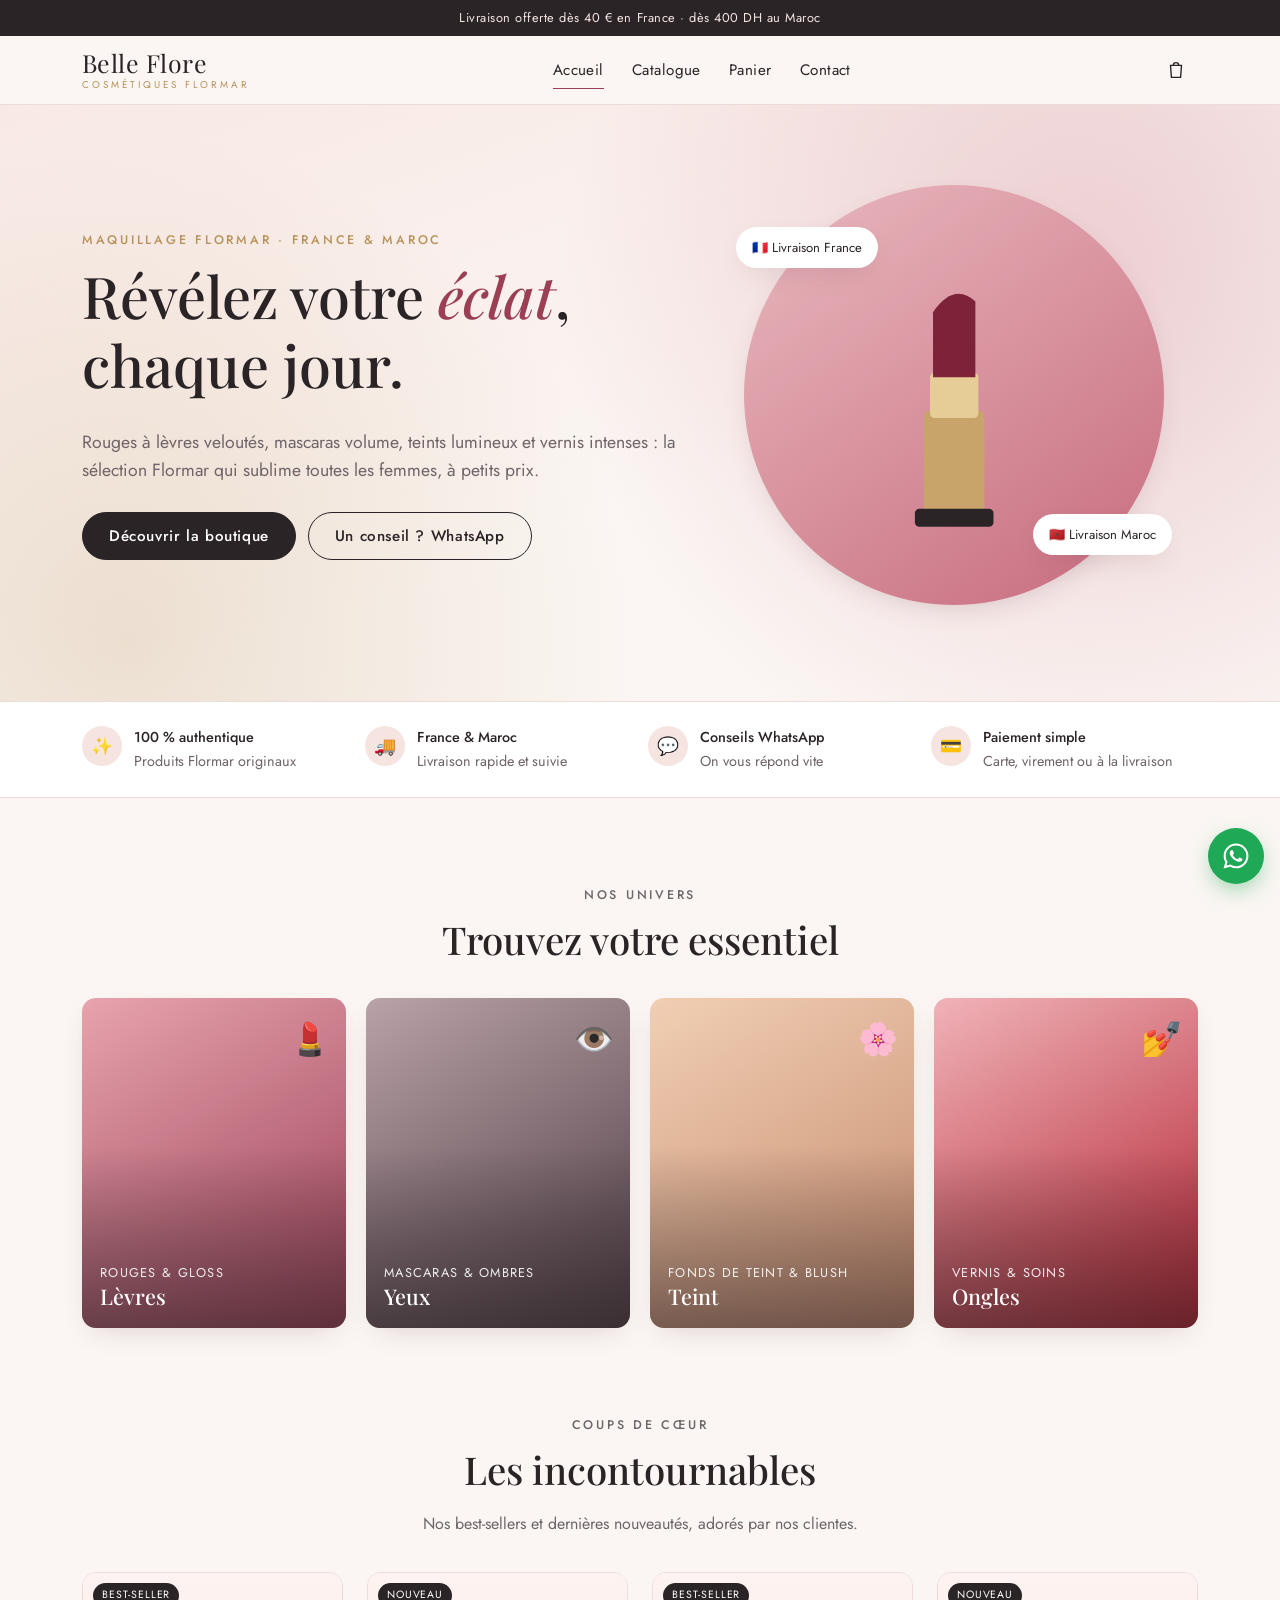
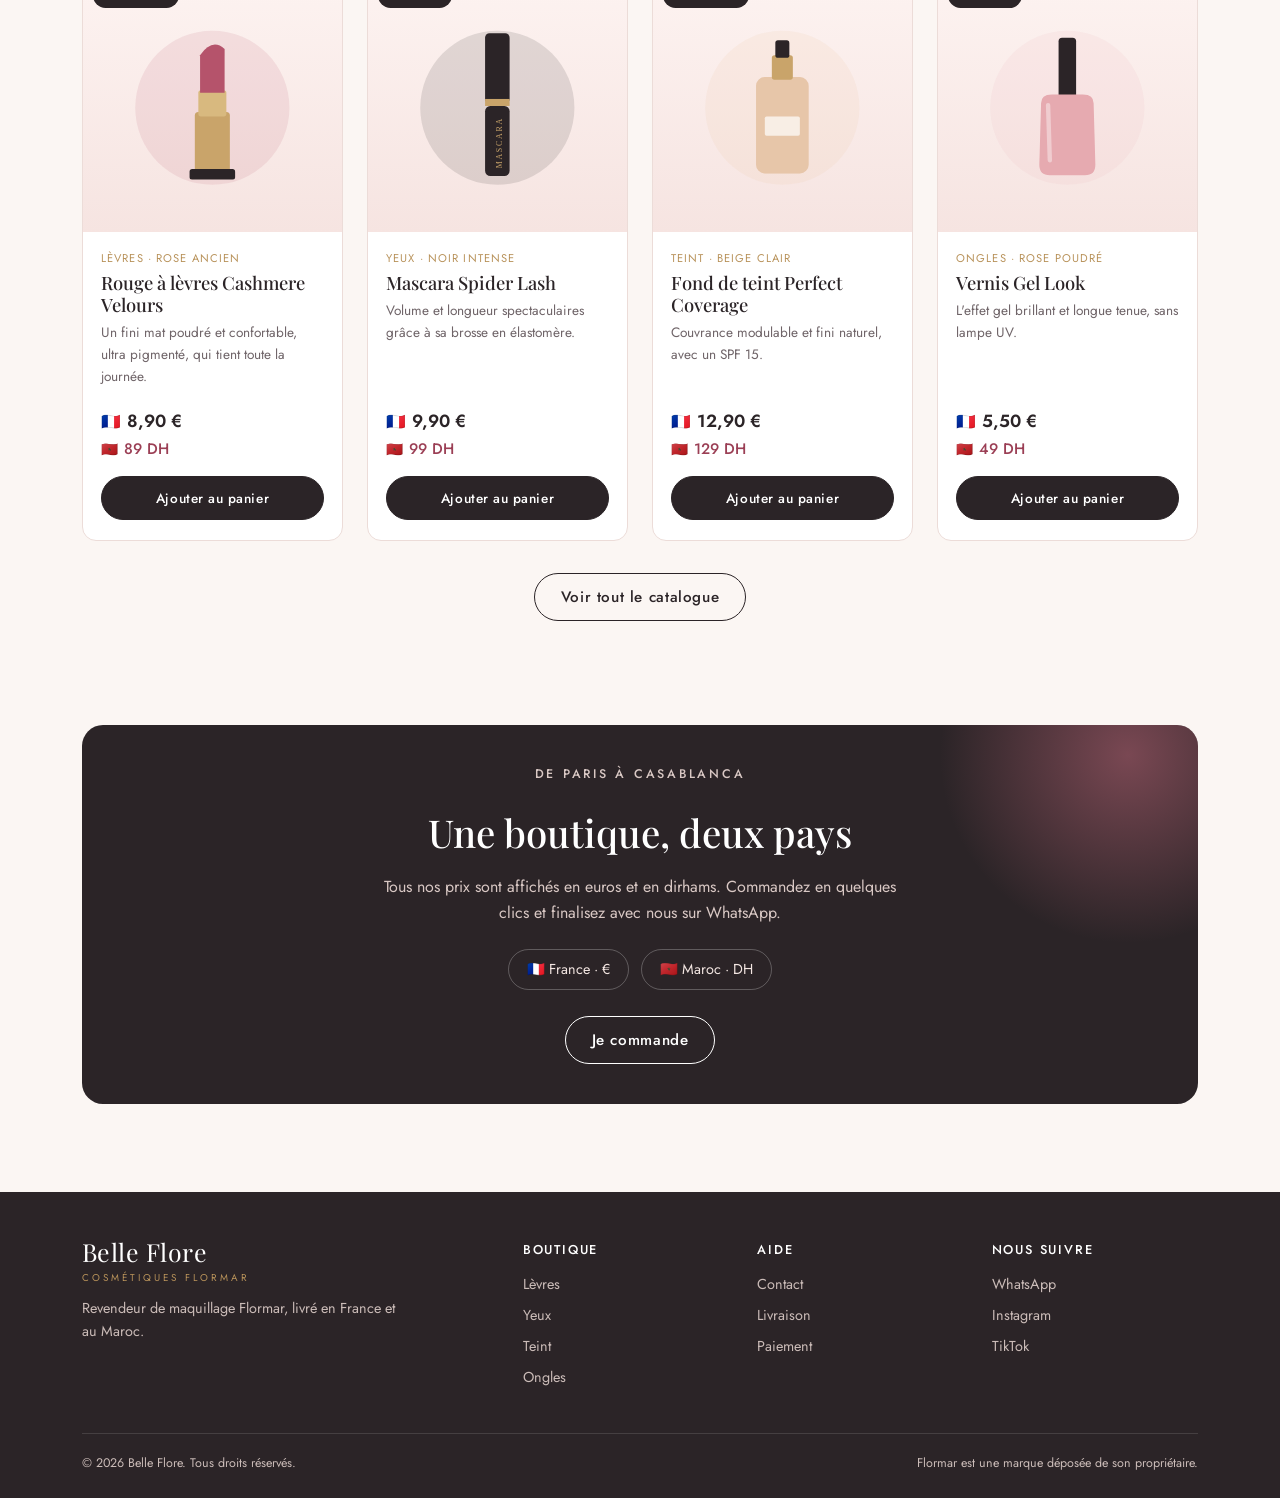
<file: index.html>
<!DOCTYPE html>
<html lang="fr">
<head>
  <meta charset="utf-8">
  <meta name="viewport" content="width=device-width, initial-scale=1, viewport-fit=cover">
  <title>Belle Flore — Cosmétiques Flormar en France et au Maroc</title>
  <meta name="description" content="Boutique en ligne de maquillage Flormar pour femmes, livraison en France et au Maroc.">
  <meta name="theme-color" content="#fbf6f3">
  <link rel="icon" href="data:image/svg+xml,<svg xmlns='http://www.w3.org/2000/svg' viewBox='0 0 100 100'><text y='.9em' font-size='90'>🌸</text></svg>">
  <link rel="preconnect" href="https://fonts.googleapis.com">
  <link rel="preconnect" href="https://fonts.gstatic.com" crossorigin>
  <link href="https://fonts.googleapis.com/css2?family=Jost:wght@300;400;500;600&family=Playfair+Display:ital,wght@0,400;0,500;1,400;1,500&display=swap" rel="stylesheet">
  <link rel="stylesheet" href="css/style.css">
</head>
<body>
  <div class="bandeau">Livraison offerte dès 40 € en France · dès 400 DH au Maroc</div>
  <header class="entete">
    <div class="conteneur">
      <a class="logo" href="index.html">Belle Flore<span>Cosmétiques Flormar</span></a>
      <nav class="nav" id="nav" aria-label="Navigation principale">
        <a href="index.html" aria-current="page">Accueil</a>
        <a href="catalogue.html">Catalogue</a>
        <a href="panier.html">Panier</a>
        <a href="contact.html">Contact</a>
      </nav>
      <div class="actions-entete">
        <a class="lien-panier" href="panier.html" aria-label="Voir le panier">
          <svg viewBox="0 0 24 24" fill="none" stroke="currentColor" stroke-width="1.5" aria-hidden="true"><path d="M6 7h12l-1 13H7L6 7Z"/><path d="M9 7a3 3 0 0 1 6 0"/></svg>
          <span class="compteur" data-compteur-panier hidden>0</span>
        </a>
        <button class="menu-toggle" type="button" aria-label="Menu" aria-expanded="false" aria-controls="nav"><span></span></button>
      </div>
    </div>
  </header>

  <main>
    <section class="heros">
      <div class="conteneur">
        <div>
          <p class="surtitre">Maquillage Flormar · France &amp; Maroc</p>
          <h1>Révélez votre <em>éclat</em>, chaque jour.</h1>
          <p class="chapo">Rouges à lèvres veloutés, mascaras volume, teints lumineux et vernis intenses : la sélection Flormar qui sublime toutes les femmes, à petits prix.</p>
          <div class="heros__actions">
            <a class="btn btn--plein" href="catalogue.html">Découvrir la boutique</a>
            <a class="btn" href="#" data-whatsapp="Bonjour Belle Flore, j'aimerais un conseil beauté 🌸">Un conseil ? WhatsApp</a>
          </div>
        </div>
        <div class="heros__visuel" aria-hidden="true">
          <div class="cercle">
            <svg viewBox="0 0 200 220" xmlns="http://www.w3.org/2000/svg">
              <rect x="80" y="120" width="40" height="70" rx="4" fill="#c9a46a"/>
              <rect x="84" y="95" width="32" height="30" rx="3" fill="#e6cc96"/>
              <path d="M86 98 L86 55 Q100 35 114 48 L114 98 Z" fill="#7d2238"/>
              <rect x="74" y="185" width="52" height="12" rx="3" fill="#2b2427"/>
            </svg>
          </div>
          <div class="heros__pastille heros__pastille--1">🇫🇷 Livraison France</div>
          <div class="heros__pastille heros__pastille--2">🇲🇦 Livraison Maroc</div>
        </div>
      </div>
    </section>

    <section class="atouts" aria-label="Nos engagements">
      <div class="conteneur">
        <ul>
          <li><span class="pictos">✨</span><span><strong>100 % authentique</strong>Produits Flormar originaux</span></li>
          <li><span class="pictos">🚚</span><span><strong>France &amp; Maroc</strong>Livraison rapide et suivie</span></li>
          <li><span class="pictos">💬</span><span><strong>Conseils WhatsApp</strong>On vous répond vite</span></li>
          <li><span class="pictos">💳</span><span><strong>Paiement simple</strong>Carte, virement ou à la livraison</span></li>
        </ul>
      </div>
    </section>

    <section class="section">
      <div class="conteneur">
        <div class="section__tete">
          <p class="surtitre">Nos univers</p>
          <h2>Trouvez votre essentiel</h2>
        </div>
        <div class="categories">
          <a class="categorie categorie--levres" href="catalogue.html?categorie=L%C3%A8vres"><span class="categorie__deco">💄</span><div><small>Rouges &amp; gloss</small><h3>Lèvres</h3></div></a>
          <a class="categorie categorie--yeux" href="catalogue.html?categorie=Yeux"><span class="categorie__deco">👁️</span><div><small>Mascaras &amp; ombres</small><h3>Yeux</h3></div></a>
          <a class="categorie categorie--teint" href="catalogue.html?categorie=Teint"><span class="categorie__deco">🌸</span><div><small>Fonds de teint &amp; blush</small><h3>Teint</h3></div></a>
          <a class="categorie categorie--ongles" href="catalogue.html?categorie=Ongles"><span class="categorie__deco">💅</span><div><small>Vernis &amp; soins</small><h3>Ongles</h3></div></a>
        </div>
      </div>
    </section>

    <section class="section" style="padding-top:0">
      <div class="conteneur">
        <div class="section__tete">
          <p class="surtitre">Coups de cœur</p>
          <h2>Les incontournables</h2>
          <p>Nos best-sellers et dernières nouveautés, adorés par nos clientes.</p>
        </div>
        <div class="grille-produits" id="selection"></div>
        <p style="text-align:center;margin-top:32px"><a class="btn" href="catalogue.html">Voir tout le catalogue</a></p>
      </div>
    </section>

    <section class="section" style="padding-top:0">
      <div class="conteneur">
        <div class="banniere">
          <p class="surtitre">De Paris à Casablanca</p>
          <h2>Une boutique, deux pays</h2>
          <p>Tous nos prix sont affichés en euros et en dirhams. Commandez en quelques clics et finalisez avec nous sur WhatsApp.</p>
          <div class="pays-duo"><span>🇫🇷 France · €</span><span>🇲🇦 Maroc · DH</span></div>
          <a class="btn btn--clair" href="catalogue.html">Je commande</a>
        </div>
      </div>
    </section>

  </main>

  <footer class="pied">
    <div class="conteneur">
      <div class="pied__grille">
        <div class="pied__marque">
          <a class="logo" href="index.html">Belle Flore<span>Cosmétiques Flormar</span></a>
          <p style="margin-top:14px;max-width:320px">Revendeur de maquillage Flormar, livré en France et au Maroc.</p>
        </div>
        <div>
          <h4>Boutique</h4>
          <ul>
            <li><a href="catalogue.html?categorie=L%C3%A8vres">Lèvres</a></li>
            <li><a href="catalogue.html?categorie=Yeux">Yeux</a></li>
            <li><a href="catalogue.html?categorie=Teint">Teint</a></li>
            <li><a href="catalogue.html?categorie=Ongles">Ongles</a></li>
          </ul>
        </div>
        <div>
          <h4>Aide</h4>
          <ul>
            <li><a href="contact.html">Contact</a></li>
            <li><a href="contact.html#faq">Livraison</a></li>
            <li><a href="contact.html#faq">Paiement</a></li>
          </ul>
        </div>
        <div>
          <h4>Nous suivre</h4>
          <ul>
            <li><a href="#" data-whatsapp>WhatsApp</a></li>
            <li><a href="#">Instagram</a></li>
            <li><a href="#">TikTok</a></li>
          </ul>
        </div>
      </div>
      <div class="pied__bas">
        <span>© <span data-annee></span> Belle Flore. Tous droits réservés.</span>
        <span>Flormar est une marque déposée de son propriétaire.</span>
      </div>
    </div>
  </footer>

  <a class="whatsapp-flottant" href="#" data-whatsapp aria-label="Nous écrire sur WhatsApp"><span data-icone-whatsapp></span></a>

  <script src="js/products.js"></script>
  <script src="js/main.js"></script>
</body>
</html>
</file>
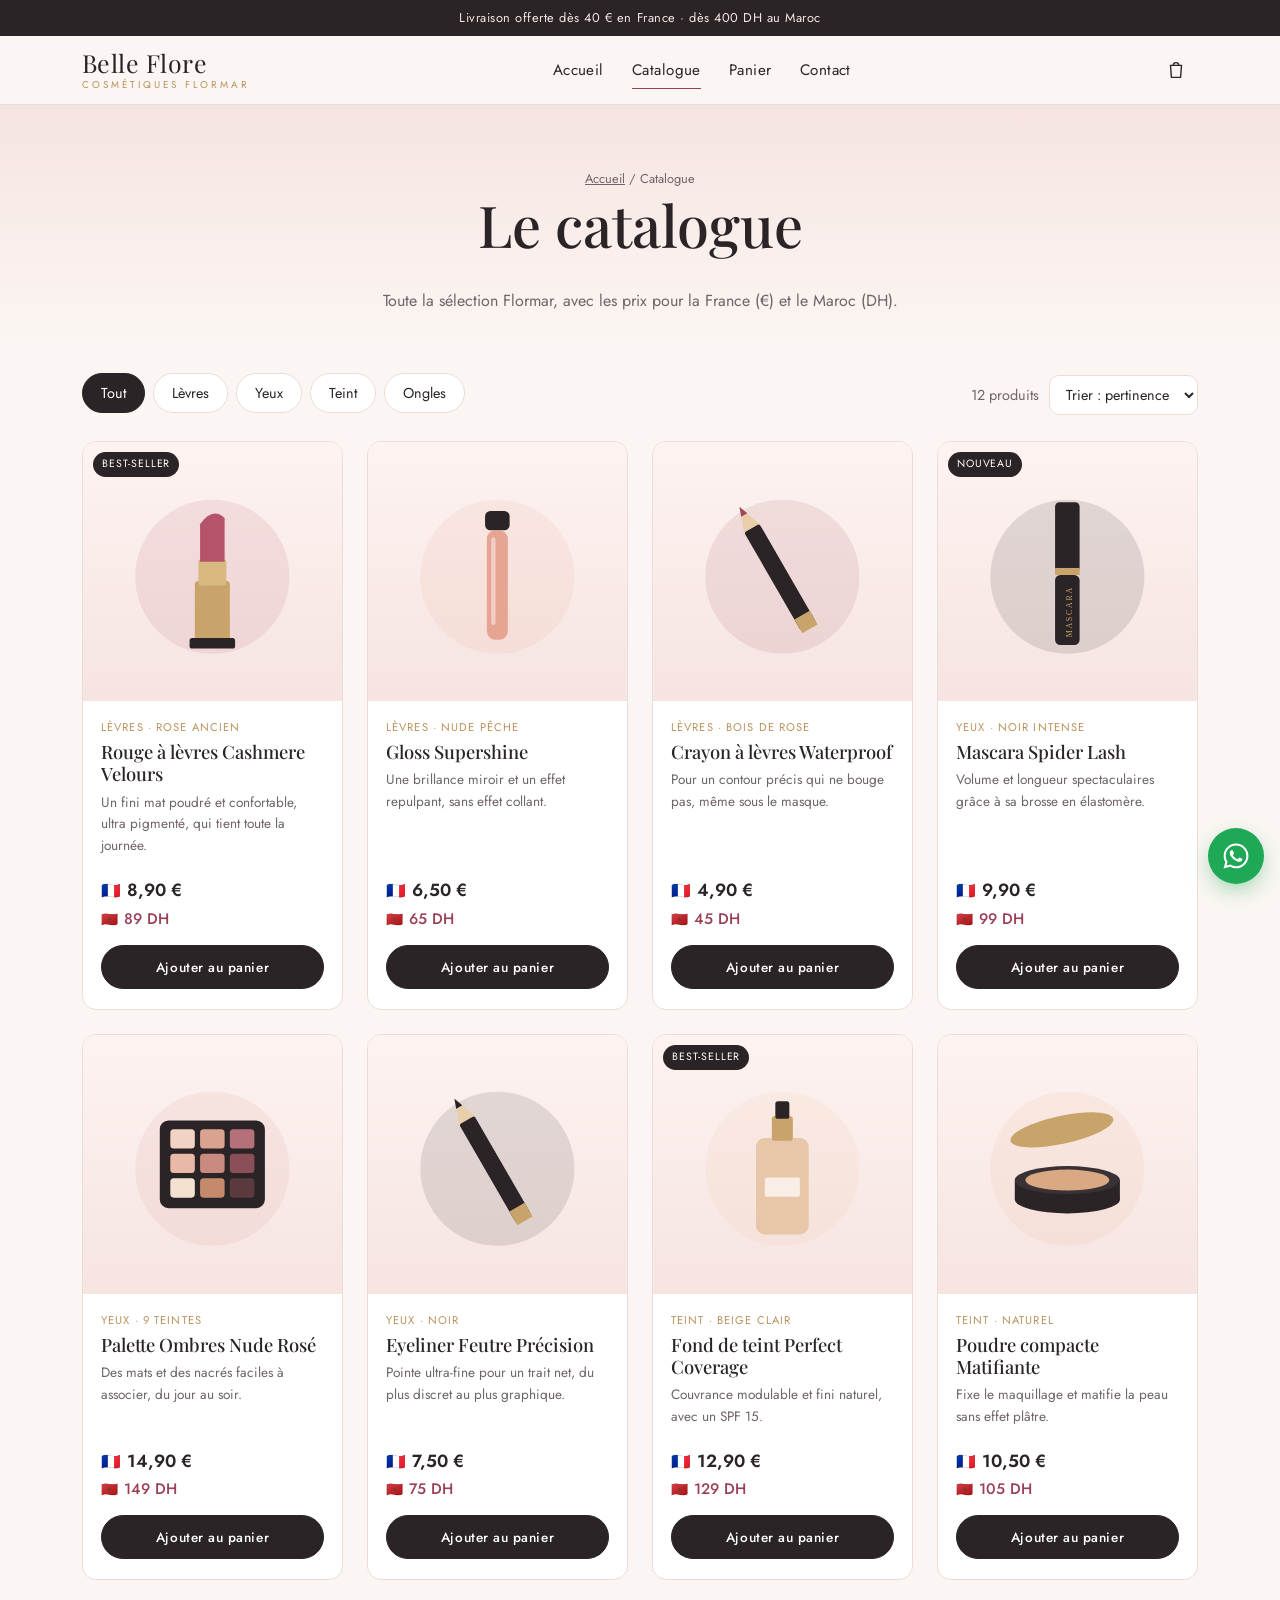
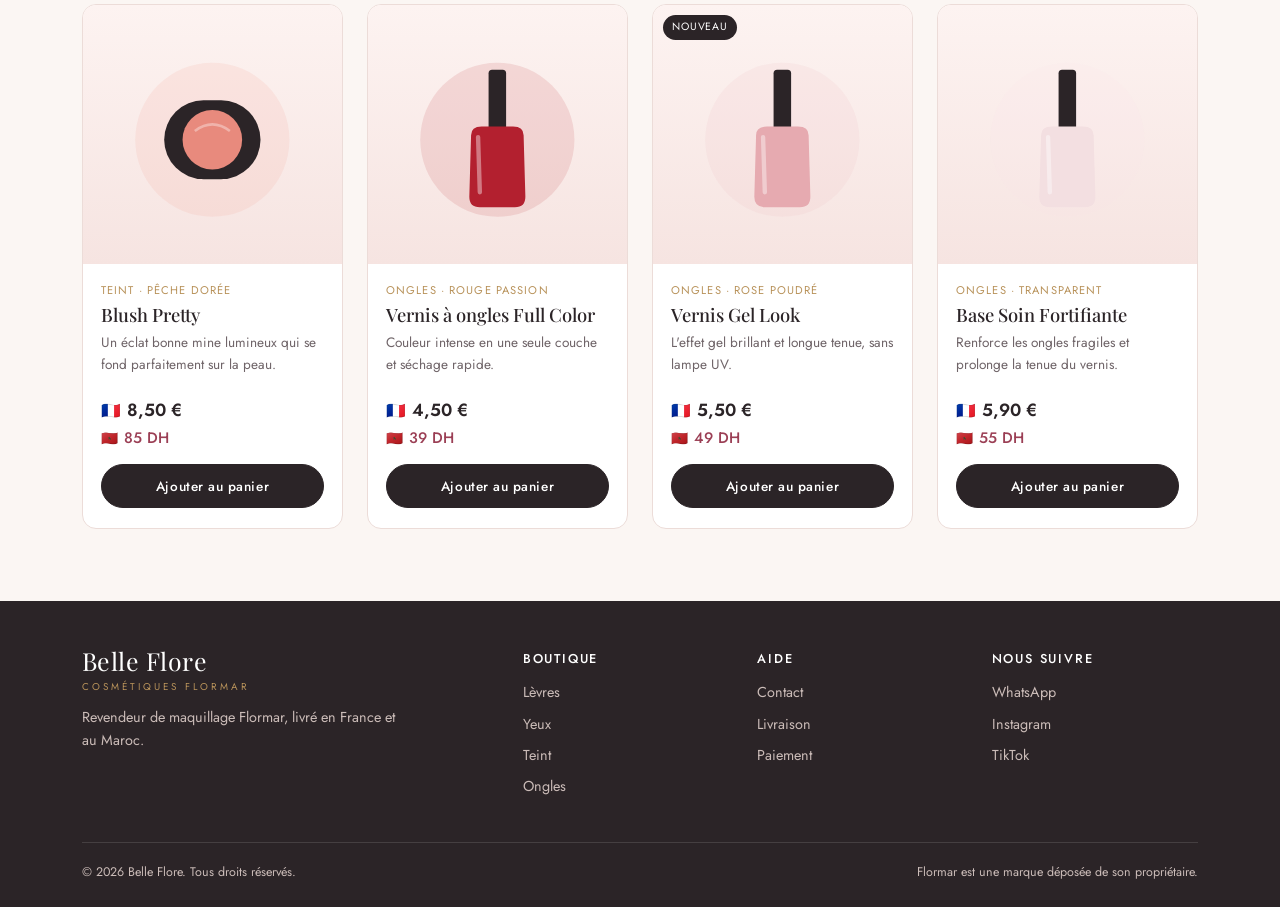
<file: catalogue.html>
<!DOCTYPE html>
<html lang="fr">
<head>
  <meta charset="utf-8">
  <meta name="viewport" content="width=device-width, initial-scale=1, viewport-fit=cover">
  <title>Catalogue — Belle Flore</title>
  <meta name="description" content="Rouges à lèvres, mascaras, fonds de teint et vernis Flormar. Prix en euros et en dirhams.">
  <meta name="theme-color" content="#fbf6f3">
  <link rel="icon" href="data:image/svg+xml,<svg xmlns='http://www.w3.org/2000/svg' viewBox='0 0 100 100'><text y='.9em' font-size='90'>🌸</text></svg>">
  <link rel="preconnect" href="https://fonts.googleapis.com">
  <link rel="preconnect" href="https://fonts.gstatic.com" crossorigin>
  <link href="https://fonts.googleapis.com/css2?family=Jost:wght@300;400;500;600&family=Playfair+Display:ital,wght@0,400;0,500;1,400;1,500&display=swap" rel="stylesheet">
  <link rel="stylesheet" href="css/style.css">
</head>
<body>
  <div class="bandeau">Livraison offerte dès 40 € en France · dès 400 DH au Maroc</div>
  <header class="entete">
    <div class="conteneur">
      <a class="logo" href="index.html">Belle Flore<span>Cosmétiques Flormar</span></a>
      <nav class="nav" id="nav" aria-label="Navigation principale">
        <a href="index.html">Accueil</a>
        <a href="catalogue.html" aria-current="page">Catalogue</a>
        <a href="panier.html">Panier</a>
        <a href="contact.html">Contact</a>
      </nav>
      <div class="actions-entete">
        <a class="lien-panier" href="panier.html" aria-label="Voir le panier">
          <svg viewBox="0 0 24 24" fill="none" stroke="currentColor" stroke-width="1.5" aria-hidden="true"><path d="M6 7h12l-1 13H7L6 7Z"/><path d="M9 7a3 3 0 0 1 6 0"/></svg>
          <span class="compteur" data-compteur-panier hidden>0</span>
        </a>
        <button class="menu-toggle" type="button" aria-label="Menu" aria-expanded="false" aria-controls="nav"><span></span></button>
      </div>
    </div>
  </header>

  <main>
    <section class="tete-page">
      <div class="conteneur">
        <p class="fil"><a href="index.html">Accueil</a> / Catalogue</p>
        <h1>Le catalogue</h1>
        <p>Toute la sélection Flormar, avec les prix pour la France (€) et le Maroc (DH).</p>
      </div>
    </section>

    <section class="conteneur" style="padding-bottom:72px">
      <div class="barre-outils">
        <div class="filtres" id="filtres" role="group" aria-label="Filtrer par catégorie"></div>
        <label class="tri"><span id="nb-produits"></span>
          <select id="tri" aria-label="Trier les produits">
            <option value="defaut">Trier : pertinence</option>
            <option value="prix-croissant">Prix croissant</option>
            <option value="prix-decroissant">Prix décroissant</option>
            <option value="nom">Nom (A–Z)</option>
          </select>
        </label>
      </div>
      <div class="grille-produits" id="catalogue"></div>
    </section>

  </main>

  <footer class="pied">
    <div class="conteneur">
      <div class="pied__grille">
        <div class="pied__marque">
          <a class="logo" href="index.html">Belle Flore<span>Cosmétiques Flormar</span></a>
          <p style="margin-top:14px;max-width:320px">Revendeur de maquillage Flormar, livré en France et au Maroc.</p>
        </div>
        <div>
          <h4>Boutique</h4>
          <ul>
            <li><a href="catalogue.html?categorie=L%C3%A8vres">Lèvres</a></li>
            <li><a href="catalogue.html?categorie=Yeux">Yeux</a></li>
            <li><a href="catalogue.html?categorie=Teint">Teint</a></li>
            <li><a href="catalogue.html?categorie=Ongles">Ongles</a></li>
          </ul>
        </div>
        <div>
          <h4>Aide</h4>
          <ul>
            <li><a href="contact.html">Contact</a></li>
            <li><a href="contact.html#faq">Livraison</a></li>
            <li><a href="contact.html#faq">Paiement</a></li>
          </ul>
        </div>
        <div>
          <h4>Nous suivre</h4>
          <ul>
            <li><a href="#" data-whatsapp>WhatsApp</a></li>
            <li><a href="#">Instagram</a></li>
            <li><a href="#">TikTok</a></li>
          </ul>
        </div>
      </div>
      <div class="pied__bas">
        <span>© <span data-annee></span> Belle Flore. Tous droits réservés.</span>
        <span>Flormar est une marque déposée de son propriétaire.</span>
      </div>
    </div>
  </footer>

  <a class="whatsapp-flottant" href="#" data-whatsapp aria-label="Nous écrire sur WhatsApp"><span data-icone-whatsapp></span></a>

  <script src="js/products.js"></script>
  <script src="js/main.js"></script>
</body>
</html>
</file>
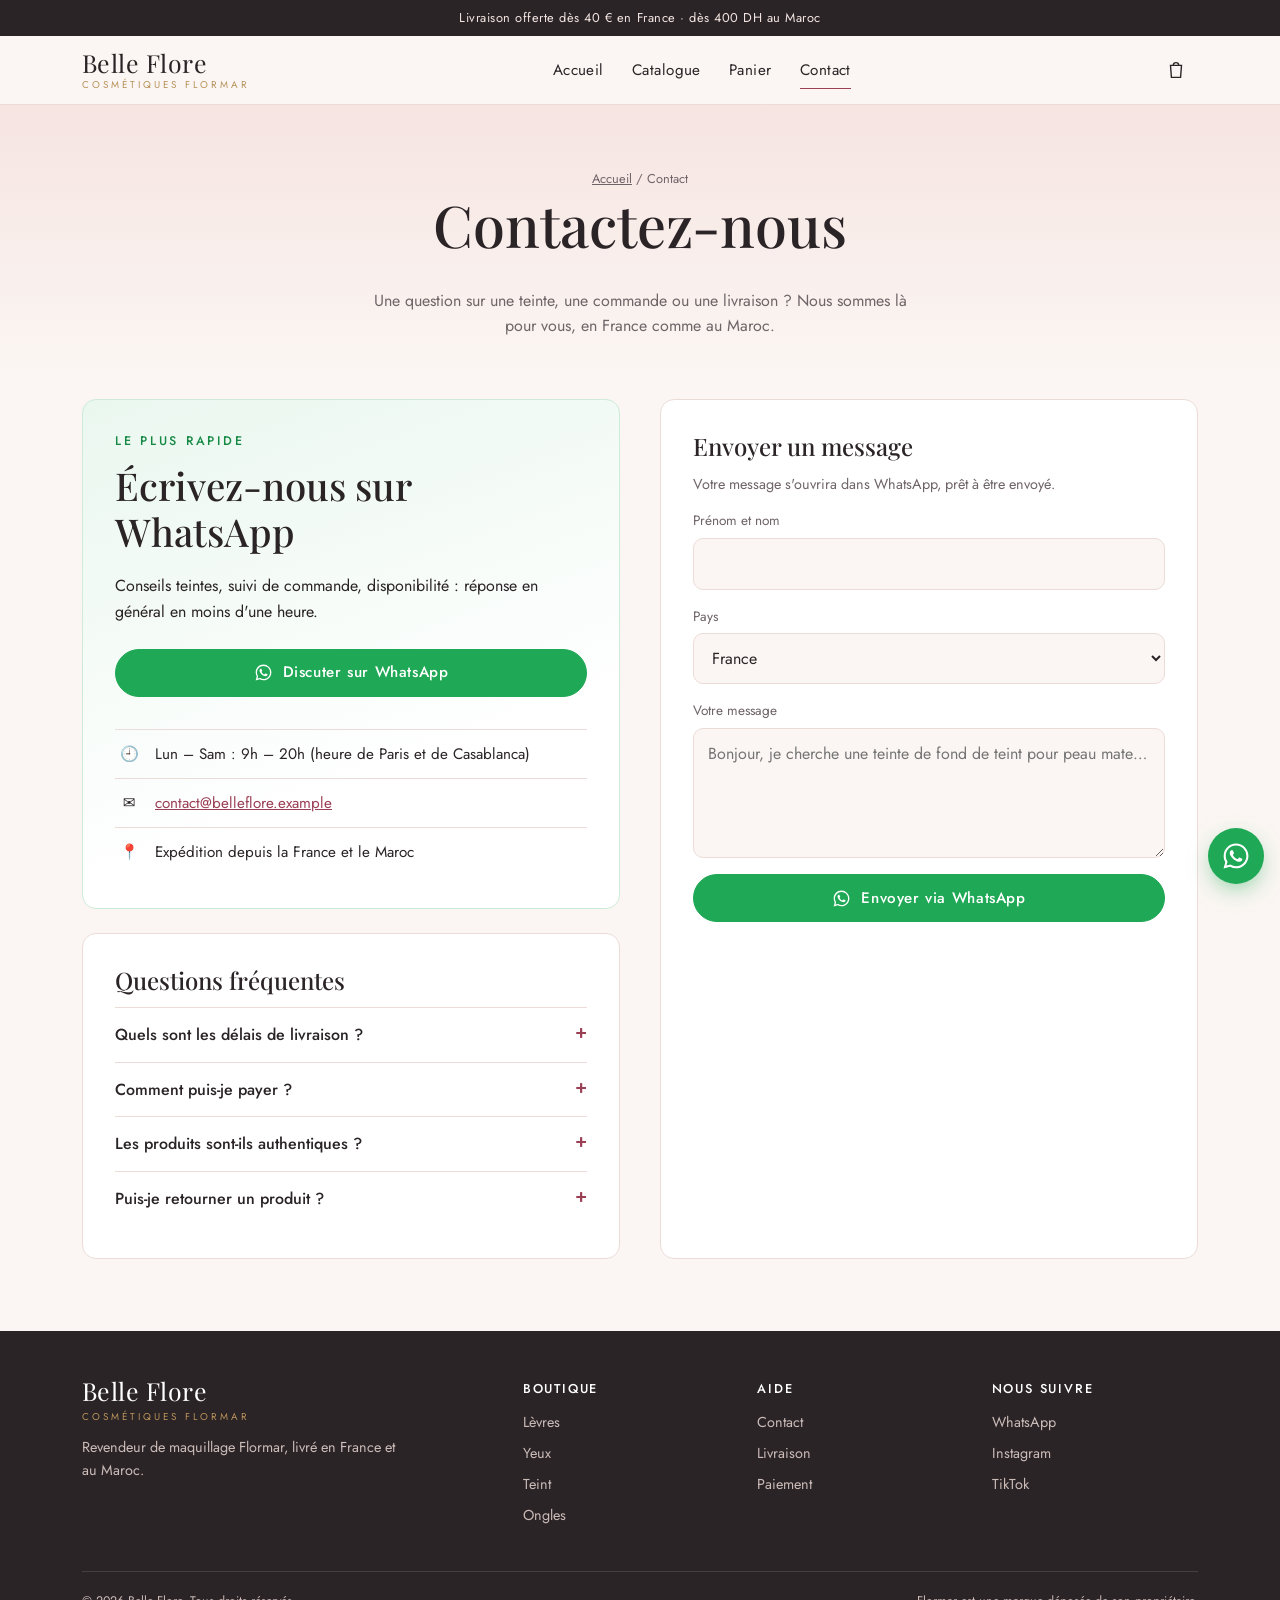
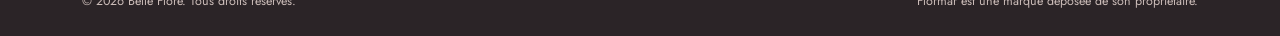
<file: contact.html>
<!DOCTYPE html>
<html lang="fr">
<head>
  <meta charset="utf-8">
  <meta name="viewport" content="width=device-width, initial-scale=1, viewport-fit=cover">
  <title>Contact — Belle Flore</title>
  <meta name="description" content="Contactez Belle Flore sur WhatsApp pour vos commandes Flormar en France et au Maroc.">
  <meta name="theme-color" content="#fbf6f3">
  <link rel="icon" href="data:image/svg+xml,<svg xmlns='http://www.w3.org/2000/svg' viewBox='0 0 100 100'><text y='.9em' font-size='90'>🌸</text></svg>">
  <link rel="preconnect" href="https://fonts.googleapis.com">
  <link rel="preconnect" href="https://fonts.gstatic.com" crossorigin>
  <link href="https://fonts.googleapis.com/css2?family=Jost:wght@300;400;500;600&family=Playfair+Display:ital,wght@0,400;0,500;1,400;1,500&display=swap" rel="stylesheet">
  <link rel="stylesheet" href="css/style.css">
</head>
<body>
  <div class="bandeau">Livraison offerte dès 40 € en France · dès 400 DH au Maroc</div>
  <header class="entete">
    <div class="conteneur">
      <a class="logo" href="index.html">Belle Flore<span>Cosmétiques Flormar</span></a>
      <nav class="nav" id="nav" aria-label="Navigation principale">
        <a href="index.html">Accueil</a>
        <a href="catalogue.html">Catalogue</a>
        <a href="panier.html">Panier</a>
        <a href="contact.html" aria-current="page">Contact</a>
      </nav>
      <div class="actions-entete">
        <a class="lien-panier" href="panier.html" aria-label="Voir le panier">
          <svg viewBox="0 0 24 24" fill="none" stroke="currentColor" stroke-width="1.5" aria-hidden="true"><path d="M6 7h12l-1 13H7L6 7Z"/><path d="M9 7a3 3 0 0 1 6 0"/></svg>
          <span class="compteur" data-compteur-panier hidden>0</span>
        </a>
        <button class="menu-toggle" type="button" aria-label="Menu" aria-expanded="false" aria-controls="nav"><span></span></button>
      </div>
    </div>
  </header>

  <main>
    <section class="tete-page">
      <div class="conteneur">
        <p class="fil"><a href="index.html">Accueil</a> / Contact</p>
        <h1>Contactez-nous</h1>
        <p>Une question sur une teinte, une commande ou une livraison ? Nous sommes là pour vous, en France comme au Maroc.</p>
      </div>
    </section>

    <section class="conteneur" style="padding-top:24px">
      <div class="contact-grille">
        <div>
          <div class="carte carte--whatsapp">
            <p class="surtitre" style="color:var(--whatsapp-fonce)">Le plus rapide</p>
            <h2>Écrivez-nous sur WhatsApp</h2>
            <p>Conseils teintes, suivi de commande, disponibilité : réponse en général en moins d'une heure.</p>
            <a class="btn btn--whatsapp btn--bloc" href="#" data-whatsapp="Bonjour Belle Flore 🌸, j'ai une question :"><span data-icone-whatsapp></span> Discuter sur WhatsApp</a>
            <ul class="liste-contact">
              <li><span>🕘</span><span>Lun – Sam : 9h – 20h (heure de Paris et de Casablanca)</span></li>
              <li><span>✉️</span><span><a href="#" data-email></a></span></li>
              <li><span>📍</span><span>Expédition depuis la France et le Maroc</span></li>
            </ul>
          </div>

          <div class="carte faq" id="faq" style="margin-top:24px">
            <h2 style="font-size:1.5rem">Questions fréquentes</h2>
            <details>
              <summary>Quels sont les délais de livraison ?</summary>
              <p>France : 2 à 4 jours ouvrés. Maroc : 24 à 72 h selon la ville (Casablanca, Rabat, Marrakech, Tanger…).</p>
            </details>
            <details>
              <summary>Comment puis-je payer ?</summary>
              <p>En France : carte bancaire ou virement. Au Maroc : paiement à la livraison ou virement. Nous confirmons tout avec vous sur WhatsApp.</p>
            </details>
            <details>
              <summary>Les produits sont-ils authentiques ?</summary>
              <p>Oui, tous nos produits sont des cosmétiques Flormar originaux, neufs et scellés.</p>
            </details>
            <details>
              <summary>Puis-je retourner un produit ?</summary>
              <p>Les produits non ouverts peuvent être retournés sous 14 jours. Pour des raisons d'hygiène, les produits ouverts ne sont ni repris ni échangés.</p>
            </details>
          </div>
        </div>

        <form class="carte" id="form-contact">
          <h2 style="font-size:1.5rem">Envoyer un message</h2>
          <p style="color:var(--gris);font-size:.9rem">Votre message s'ouvrira dans WhatsApp, prêt à être envoyé.</p>
          <div class="champ">
            <label for="nom">Prénom et nom</label>
            <input id="nom" name="nom" autocomplete="name" required>
          </div>
          <div class="champ">
            <label for="pays">Pays</label>
            <select id="pays" name="pays">
              <option>France</option>
              <option>Maroc</option>
            </select>
          </div>
          <div class="champ">
            <label for="message">Votre message</label>
            <textarea id="message" name="message" required placeholder="Bonjour, je cherche une teinte de fond de teint pour peau mate…"></textarea>
          </div>
          <button class="btn btn--whatsapp btn--bloc" type="submit"><span data-icone-whatsapp></span> Envoyer via WhatsApp</button>
        </form>
      </div>
    </section>

  </main>

  <footer class="pied">
    <div class="conteneur">
      <div class="pied__grille">
        <div class="pied__marque">
          <a class="logo" href="index.html">Belle Flore<span>Cosmétiques Flormar</span></a>
          <p style="margin-top:14px;max-width:320px">Revendeur de maquillage Flormar, livré en France et au Maroc.</p>
        </div>
        <div>
          <h4>Boutique</h4>
          <ul>
            <li><a href="catalogue.html?categorie=L%C3%A8vres">Lèvres</a></li>
            <li><a href="catalogue.html?categorie=Yeux">Yeux</a></li>
            <li><a href="catalogue.html?categorie=Teint">Teint</a></li>
            <li><a href="catalogue.html?categorie=Ongles">Ongles</a></li>
          </ul>
        </div>
        <div>
          <h4>Aide</h4>
          <ul>
            <li><a href="contact.html">Contact</a></li>
            <li><a href="contact.html#faq">Livraison</a></li>
            <li><a href="contact.html#faq">Paiement</a></li>
          </ul>
        </div>
        <div>
          <h4>Nous suivre</h4>
          <ul>
            <li><a href="#" data-whatsapp>WhatsApp</a></li>
            <li><a href="#">Instagram</a></li>
            <li><a href="#">TikTok</a></li>
          </ul>
        </div>
      </div>
      <div class="pied__bas">
        <span>© <span data-annee></span> Belle Flore. Tous droits réservés.</span>
        <span>Flormar est une marque déposée de son propriétaire.</span>
      </div>
    </div>
  </footer>

  <a class="whatsapp-flottant" href="#" data-whatsapp aria-label="Nous écrire sur WhatsApp"><span data-icone-whatsapp></span></a>

  <script src="js/products.js"></script>
  <script src="js/main.js"></script>
</body>
</html>
</file>
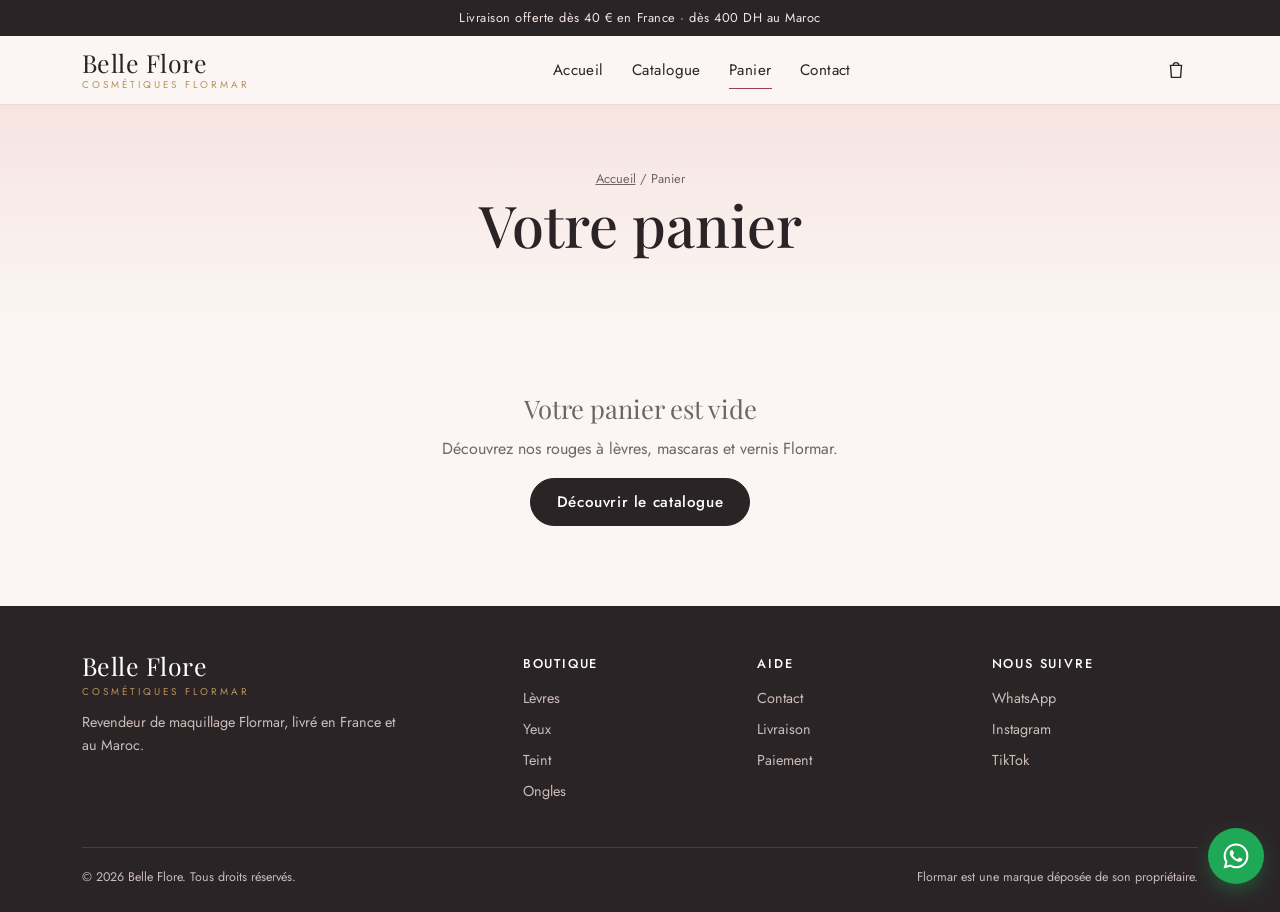
<file: panier.html>
<!DOCTYPE html>
<html lang="fr">
<head>
  <meta charset="utf-8">
  <meta name="viewport" content="width=device-width, initial-scale=1, viewport-fit=cover">
  <title>Panier — Belle Flore</title>
  <meta name="description" content="Boutique en ligne de maquillage Flormar pour femmes, livraison en France et au Maroc.">
  <meta name="theme-color" content="#fbf6f3">
  <link rel="icon" href="data:image/svg+xml,<svg xmlns='http://www.w3.org/2000/svg' viewBox='0 0 100 100'><text y='.9em' font-size='90'>🌸</text></svg>">
  <link rel="preconnect" href="https://fonts.googleapis.com">
  <link rel="preconnect" href="https://fonts.gstatic.com" crossorigin>
  <link href="https://fonts.googleapis.com/css2?family=Jost:wght@300;400;500;600&family=Playfair+Display:ital,wght@0,400;0,500;1,400;1,500&display=swap" rel="stylesheet">
  <link rel="stylesheet" href="css/style.css">
</head>
<body>
  <div class="bandeau">Livraison offerte dès 40 € en France · dès 400 DH au Maroc</div>
  <header class="entete">
    <div class="conteneur">
      <a class="logo" href="index.html">Belle Flore<span>Cosmétiques Flormar</span></a>
      <nav class="nav" id="nav" aria-label="Navigation principale">
        <a href="index.html">Accueil</a>
        <a href="catalogue.html">Catalogue</a>
        <a href="panier.html" aria-current="page">Panier</a>
        <a href="contact.html">Contact</a>
      </nav>
      <div class="actions-entete">
        <a class="lien-panier" href="panier.html" aria-label="Voir le panier">
          <svg viewBox="0 0 24 24" fill="none" stroke="currentColor" stroke-width="1.5" aria-hidden="true"><path d="M6 7h12l-1 13H7L6 7Z"/><path d="M9 7a3 3 0 0 1 6 0"/></svg>
          <span class="compteur" data-compteur-panier hidden>0</span>
        </a>
        <button class="menu-toggle" type="button" aria-label="Menu" aria-expanded="false" aria-controls="nav"><span></span></button>
      </div>
    </div>
  </header>

  <main>
    <section class="tete-page">
      <div class="conteneur">
        <p class="fil"><a href="index.html">Accueil</a> / Panier</p>
        <h1>Votre panier</h1>
      </div>
    </section>

    <section class="conteneur" id="panier" style="padding-top:16px"></section>

  </main>

  <footer class="pied">
    <div class="conteneur">
      <div class="pied__grille">
        <div class="pied__marque">
          <a class="logo" href="index.html">Belle Flore<span>Cosmétiques Flormar</span></a>
          <p style="margin-top:14px;max-width:320px">Revendeur de maquillage Flormar, livré en France et au Maroc.</p>
        </div>
        <div>
          <h4>Boutique</h4>
          <ul>
            <li><a href="catalogue.html?categorie=L%C3%A8vres">Lèvres</a></li>
            <li><a href="catalogue.html?categorie=Yeux">Yeux</a></li>
            <li><a href="catalogue.html?categorie=Teint">Teint</a></li>
            <li><a href="catalogue.html?categorie=Ongles">Ongles</a></li>
          </ul>
        </div>
        <div>
          <h4>Aide</h4>
          <ul>
            <li><a href="contact.html">Contact</a></li>
            <li><a href="contact.html#faq">Livraison</a></li>
            <li><a href="contact.html#faq">Paiement</a></li>
          </ul>
        </div>
        <div>
          <h4>Nous suivre</h4>
          <ul>
            <li><a href="#" data-whatsapp>WhatsApp</a></li>
            <li><a href="#">Instagram</a></li>
            <li><a href="#">TikTok</a></li>
          </ul>
        </div>
      </div>
      <div class="pied__bas">
        <span>© <span data-annee></span> Belle Flore. Tous droits réservés.</span>
        <span>Flormar est une marque déposée de son propriétaire.</span>
      </div>
    </div>
  </footer>

  <a class="whatsapp-flottant" href="#" data-whatsapp aria-label="Nous écrire sur WhatsApp"><span data-icone-whatsapp></span></a>

  <script src="js/products.js"></script>
  <script src="js/main.js"></script>
</body>
</html>
</file>
<file: css/style.css>
/* =========================================================
   Belle Flore — feuille de style
   ========================================================= */
:root {
  --creme: #fbf6f3;
  --blanc: #ffffff;
  --rose-pale: #f6e4e1;
  --rose: #c76b7e;
  --rose-fonce: #9b3f55;
  --or: #b8925a;
  --encre: #2b2427;
  --gris: #6f6468;
  --bordure: #ecdcd8;
  --whatsapp: #1fa855;
  --whatsapp-fonce: #168a45;
  --rayon: 14px;
  --ombre: 0 10px 30px -12px rgba(91, 40, 55, 0.22);
  --serif: "Playfair Display", Georgia, "Times New Roman", serif;
  --sans: "Jost", system-ui, -apple-system, "Segoe UI", Roboto, sans-serif;
  --largeur: 1180px;
}

*, *::before, *::after { box-sizing: border-box; }
html { -webkit-text-size-adjust: 100%; scroll-behavior: smooth; }
body {
  margin: 0;
  font-family: var(--sans);
  font-size: 16px;
  line-height: 1.6;
  color: var(--encre);
  background: var(--creme);
  overflow-x: hidden;
  overflow-x: clip;
}
body.menu-ouvert { overflow: hidden; }
img, svg { max-width: 100%; display: block; }
a { color: var(--rose-fonce); }
h1, h2, h3 { font-family: var(--serif); font-weight: 500; line-height: 1.2; margin: 0 0 .5em; }
h1 { font-size: clamp(2rem, 6vw, 3.6rem); }
h2 { font-size: clamp(1.6rem, 4vw, 2.4rem); }
p { margin: 0 0 1em; }
:focus-visible { outline: 2px solid var(--rose-fonce); outline-offset: 3px; }

.conteneur { width: 100%; max-width: var(--largeur); margin: 0 auto; padding: 0 16px; }
@media (min-width: 768px) { .conteneur { padding: 0 32px; } }
.surtitre {
  font-size: .78rem; letter-spacing: .22em; text-transform: uppercase;
  color: var(--or); font-weight: 500; margin-bottom: .8em;
}
.icone { width: 1.25em; height: 1.25em; flex-shrink: 0; }
.visuellement-cache {
  position: absolute; width: 1px; height: 1px; overflow: hidden;
  clip: rect(0 0 0 0); white-space: nowrap;
}

/* ---------- Bandeau ---------- */
.bandeau {
  background: var(--encre); color: #f3e6e2; text-align: center;
  font-size: .8rem; letter-spacing: .04em; padding: 8px 16px;
}

/* ---------- En-tête ---------- */
.entete {
  position: sticky; top: 0; z-index: 50;
  background: rgba(251, 246, 243, .94);
  backdrop-filter: blur(10px); -webkit-backdrop-filter: blur(10px);
  border-bottom: 1px solid var(--bordure);
}
.entete .conteneur {
  display: flex; align-items: center; justify-content: space-between;
  gap: 16px; height: 68px;
}
.logo {
  font-family: var(--serif); font-size: 1.55rem; color: var(--encre);
  text-decoration: none; letter-spacing: .02em; line-height: 1;
}
.logo span { display: block; font-family: var(--sans); font-size: .62rem; letter-spacing: .3em; text-transform: uppercase; color: var(--or); margin-top: 4px; }

.nav { display: flex; align-items: center; gap: 28px; }
.nav a {
  text-decoration: none; color: var(--encre); font-size: .95rem;
  letter-spacing: .03em; padding: 6px 0; position: relative;
}
.nav a::after {
  content: ""; position: absolute; left: 0; right: 0; bottom: 0; height: 1px;
  background: var(--rose-fonce); transform: scaleX(0); transition: transform .25s;
}
.nav a:hover::after, .nav a[aria-current="page"]::after { transform: scaleX(1); }

.actions-entete { display: flex; align-items: center; gap: 4px; }
.lien-panier {
  position: relative; display: inline-flex; align-items: center; justify-content: center;
  width: 44px; height: 44px; color: var(--encre); border-radius: 50%;
}
.lien-panier:hover { background: var(--rose-pale); }
.lien-panier svg { width: 22px; height: 22px; }
.compteur {
  position: absolute; top: 4px; right: 2px; min-width: 18px; height: 18px; padding: 0 5px;
  border-radius: 9px; background: var(--rose-fonce); color: #fff;
  font-size: .7rem; line-height: 18px; text-align: center; font-weight: 600;
}
.menu-toggle {
  display: none; width: 44px; height: 44px; border: 0; background: none; cursor: pointer;
  padding: 0; color: var(--encre);
}
.menu-toggle span, .menu-toggle span::before, .menu-toggle span::after {
  display: block; width: 22px; height: 1.5px; background: currentColor; margin: 0 auto;
  position: relative; transition: transform .25s, background .25s;
}
.menu-toggle span::before, .menu-toggle span::after { content: ""; position: absolute; left: 0; }
.menu-toggle span::before { top: -7px; }
.menu-toggle span::after { top: 7px; }
.menu-toggle[aria-expanded="true"] span { background: transparent; }
.menu-toggle[aria-expanded="true"] span::before { transform: translateY(7px) rotate(45deg); }
.menu-toggle[aria-expanded="true"] span::after { transform: translateY(-7px) rotate(-45deg); }

@media (max-width: 767px) {
  .menu-toggle { display: block; }
  .nav {
    position: fixed; inset: 68px 0 0 0; background: var(--creme);
    flex-direction: column; align-items: stretch; gap: 0; padding: 12px 16px;
    opacity: 0; transform: translateY(-10px); visibility: hidden;
    transition: opacity .25s ease, transform .25s ease, visibility .25s;
  }
  .nav--ouverte { opacity: 1; transform: none; visibility: visible; }
  .nav a { font-family: var(--serif); font-size: 1.5rem; padding: 16px 4px; border-bottom: 1px solid var(--bordure); }
  .nav a::after { display: none; }
}

/* ---------- Boutons ---------- */
.btn {
  display: inline-flex; align-items: center; justify-content: center; gap: 10px;
  min-height: 48px; padding: 12px 26px; border-radius: 999px;
  font: 500 .95rem/1.2 var(--sans); letter-spacing: .04em;
  text-decoration: none; cursor: pointer; border: 1px solid var(--encre);
  background: transparent; color: var(--encre);
  transition: background .2s, color .2s, border-color .2s, transform .1s;
}
.btn:active { transform: scale(.98); }
.btn:hover { background: var(--encre); color: #fff; }
.btn--plein { background: var(--encre); color: #fff; }
.btn--plein:hover { background: var(--rose-fonce); border-color: var(--rose-fonce); }
.btn--clair { border-color: #fff; color: #fff; }
.btn--clair:hover { background: #fff; color: var(--encre); }
.btn--bloc { width: 100%; }
.btn--ok, .btn--ok:hover { background: var(--rose-fonce); border-color: var(--rose-fonce); color: #fff; }
.btn--whatsapp { background: var(--whatsapp); border-color: var(--whatsapp); color: #fff; }
.btn--whatsapp:hover { background: var(--whatsapp-fonce); border-color: var(--whatsapp-fonce); color: #fff; }

/* ---------- Héros ---------- */
.heros {
  position: relative; overflow: hidden;
  background:
    radial-gradient(circle at 85% 30%, rgba(199, 107, 126, .28), transparent 45%),
    radial-gradient(circle at 10% 90%, rgba(184, 146, 90, .22), transparent 40%),
    linear-gradient(160deg, #f8e9e5 0%, #fbf6f3 60%);
}
.heros .conteneur {
  display: grid; gap: 32px; align-items: center;
  padding-top: 48px; padding-bottom: 56px;
}
.heros h1 em { font-style: italic; color: var(--rose-fonce); }
.heros p.chapo { font-size: 1.1rem; color: var(--gris); max-width: 34em; }
.heros__actions { display: flex; flex-wrap: wrap; gap: 12px; margin-top: 28px; }
.heros__visuel { position: relative; max-width: min(300px, 80vw); margin: 0 auto; width: 100%; }
.heros__visuel .cercle {
  aspect-ratio: 1; border-radius: 50%;
  background: linear-gradient(145deg, #e9b9bf, #c76b7e);
  display: grid; place-items: center; box-shadow: var(--ombre);
}
.heros__visuel svg { width: 72%; }
.heros__pastille {
  position: absolute; background: var(--blanc); border-radius: 999px; box-shadow: var(--ombre);
  padding: 10px 16px; font-size: .82rem; display: flex; align-items: center; gap: 8px;
}
.heros__pastille--1 { top: 10%; left: -2%; }
.heros__pastille--2 { bottom: 12%; right: -2%; }
@media (min-width: 900px) {
  .heros__visuel { max-width: 420px; }
  .heros .conteneur { grid-template-columns: 1.1fr .9fr; padding-top: 80px; padding-bottom: 96px; }
}

/* ---------- Atouts ---------- */
.atouts { background: var(--blanc); border-block: 1px solid var(--bordure); }
.atouts ul {
  list-style: none; margin: 0; padding: 24px 0;
  display: grid; grid-template-columns: repeat(2, 1fr); gap: 20px 16px;
}
.atouts li { display: flex; gap: 12px; align-items: flex-start; font-size: .9rem; color: var(--gris); }
.atouts strong { display: block; color: var(--encre); font-weight: 500; }
.atouts .pictos {
  width: 40px; height: 40px; flex-shrink: 0; border-radius: 50%; background: var(--rose-pale);
  display: grid; place-items: center; font-size: 1.1rem;
}
@media (min-width: 900px) { .atouts ul { grid-template-columns: repeat(4, 1fr); } }

/* ---------- Sections ---------- */
.section { padding: 56px 0; }
@media (min-width: 768px) { .section { padding: 88px 0; } }
.section__tete { text-align: center; max-width: 640px; margin: 0 auto 36px; }
.section__tete p { color: var(--gris); }

/* ---------- Catégories ---------- */
.categories { display: grid; grid-template-columns: repeat(2, 1fr); gap: 12px; }
@media (min-width: 900px) { .categories { grid-template-columns: repeat(4, 1fr); gap: 20px; } }
.categorie {
  position: relative; aspect-ratio: 4 / 5; border-radius: var(--rayon); overflow: hidden;
  display: flex; align-items: flex-end; padding: 18px; text-decoration: none; color: #fff;
  box-shadow: var(--ombre); transition: transform .3s;
}
@media (hover: hover) { .categorie:hover { transform: translateY(-4px); } }
.categorie::before {
  content: ""; position: absolute; inset: 0;
  background: linear-gradient(to top, rgba(43, 36, 39, .55), transparent 55%);
}
.categorie > * { position: relative; }
.categorie h3 { font-size: 1.35rem; margin: 0; }
.categorie small { display: block; font-size: .8rem; letter-spacing: .1em; text-transform: uppercase; opacity: .9; }
.categorie--levres { background: linear-gradient(150deg, #e7a3ae, #9b3f55); }
.categorie--yeux { background: linear-gradient(150deg, #b9a2a8, #4c3b41); }
.categorie--teint { background: linear-gradient(150deg, #f1cfb4, #c58a6c); }
.categorie--ongles { background: linear-gradient(150deg, #f0b3b8, #b3202f); }
.categorie__deco { position: absolute !important; top: 16px; right: 16px; font-size: 2rem; opacity: .9; }

/* ---------- Grille produits ---------- */
.grille-produits {
  display: grid; grid-template-columns: repeat(2, minmax(0, 1fr)); gap: 12px;
}
@media (min-width: 700px) { .grille-produits { grid-template-columns: repeat(3, minmax(0, 1fr)); gap: 20px; } }
@media (min-width: 1050px) { .grille-produits { grid-template-columns: repeat(4, minmax(0, 1fr)); gap: 24px; } }

.produit {
  display: flex; flex-direction: column; background: var(--blanc);
  border-radius: var(--rayon); overflow: hidden; border: 1px solid var(--bordure);
  transition: box-shadow .25s, transform .25s;
}
@media (hover: hover) {
  .produit:hover { box-shadow: var(--ombre); transform: translateY(-3px); }
}
.produit__visuel {
  position: relative; aspect-ratio: 1; background: linear-gradient(180deg, #fdf3f1, #f6e4e1);
  display: grid; place-items: center; padding: 12px;
}
.produit__visuel svg, .produit__visuel img { width: 82%; height: 82%; object-fit: contain; }
.badge {
  position: absolute; top: 10px; left: 10px; background: var(--encre); color: #fff;
  font-size: .66rem; letter-spacing: .08em; text-transform: uppercase; padding: 4px 9px; border-radius: 999px;
}
.produit__infos { display: flex; flex-direction: column; flex: 1; padding: 14px 12px 14px; }
@media (min-width: 700px) { .produit__infos { padding: 18px 18px 20px; } }
.produit__categorie { font-size: .7rem; letter-spacing: .1em; text-transform: uppercase; color: var(--or); margin-bottom: 4px; }
.produit__nom { font-size: 1rem; margin-bottom: 6px; }
@media (min-width: 700px) { .produit__nom { font-size: 1.15rem; } }
.produit__desc { font-size: .85rem; color: var(--gris); display: none; }
@media (min-width: 700px) { .produit__desc { display: block; } }
.prix { display: flex; flex-direction: column; gap: 2px; margin: auto 0 14px; padding-top: 6px; }
.prix__eur { font-size: 1.1rem; font-weight: 600; }
.prix__mad { font-size: .95rem; color: var(--rose-fonce); font-weight: 500; }
.drapeau { margin-right: 6px; font-size: .9em; }
.produit .btn { min-height: 44px; padding: 10px 12px; font-size: .85rem; }

/* ---------- Bannière ---------- */
.banniere {
  background: var(--encre); color: #f3e6e2; border-radius: calc(var(--rayon) * 1.5);
  padding: 40px 24px; text-align: center; position: relative; overflow: hidden;
}
.banniere::before {
  content: ""; position: absolute; width: 380px; height: 380px; border-radius: 50%;
  background: radial-gradient(circle, rgba(199, 107, 126, .5), transparent 70%);
  top: -160px; right: -120px;
}
.banniere > * { position: relative; }
.banniere h2 { color: #fff; }
.banniere p { max-width: 520px; margin: 0 auto 24px; color: #d9c8c4; }
.banniere .pays-duo { display: flex; justify-content: center; gap: 12px; flex-wrap: wrap; margin-bottom: 26px; }
.banniere .pays-duo span { border: 1px solid rgba(255, 255, 255, .25); border-radius: 999px; padding: 8px 18px; font-size: .9rem; }

/* ---------- En-tête de page ---------- */
.tete-page { padding: 40px 0 24px; text-align: center; background: linear-gradient(180deg, #f6e4e1, var(--creme)); }
@media (min-width: 768px) { .tete-page { padding: 64px 0 36px; } }
.tete-page p { color: var(--gris); max-width: 560px; margin: 0 auto; }
.fil { font-size: .8rem; color: var(--gris); margin-bottom: 12px; }
.fil a { color: var(--gris); }

/* ---------- Catalogue : filtres ---------- */
.barre-outils {
  display: flex; flex-wrap: wrap; align-items: center; justify-content: space-between;
  gap: 12px; margin: 24px 0;
}
.filtres {
  display: flex; gap: 8px; overflow-x: auto; padding-bottom: 4px; margin: 0 -16px; padding-inline: 16px;
  scrollbar-width: none; -webkit-overflow-scrolling: touch;
}
.filtres::-webkit-scrollbar { display: none; }
@media (min-width: 768px) { .filtres { margin: 0; padding-inline: 0; flex-wrap: wrap; } }
.filtre {
  flex-shrink: 0; min-height: 40px; padding: 8px 18px; border-radius: 999px;
  border: 1px solid var(--bordure); background: var(--blanc); color: var(--encre);
  font: 400 .9rem var(--sans); cursor: pointer; transition: all .2s;
}
.filtre:hover { border-color: var(--rose); }
.filtre[aria-pressed="true"] { background: var(--encre); color: #fff; border-color: var(--encre); }
.tri { display: flex; align-items: center; gap: 10px; font-size: .9rem; color: var(--gris); width: 100%; justify-content: space-between; }
@media (min-width: 768px) { .tri { width: auto; } }
.tri select {
  min-height: 40px; padding: 6px 12px; border-radius: 10px; border: 1px solid var(--bordure);
  background: var(--blanc); font: inherit; color: var(--encre);
}

/* ---------- Panier ---------- */
.panier-grille { display: grid; gap: 24px; padding-bottom: 64px; }
@media (min-width: 960px) { .panier-grille { grid-template-columns: 1fr 360px; gap: 40px; align-items: start; } }
.lignes { list-style: none; margin: 0; padding: 0; border-top: 1px solid var(--bordure); }
.ligne {
  display: grid; grid-template-columns: 84px 1fr; gap: 14px; padding: 18px 0;
  border-bottom: 1px solid var(--bordure);
}
@media (min-width: 600px) { .ligne { grid-template-columns: 110px 1fr auto; gap: 20px; } }
.ligne__visuel { background: var(--rose-pale); border-radius: 12px; aspect-ratio: 1; display: grid; place-items: center; padding: 6px; }
.ligne__visuel svg { width: 90%; }
.ligne__infos h3 { font-size: 1.05rem; margin-bottom: 2px; }
.ligne__teinte, .ligne__pu { font-size: .85rem; color: var(--gris); margin: 0; }
.ligne__actions { display: flex; align-items: center; gap: 16px; margin-top: 10px; }
.ligne__total { grid-column: 2; display: flex; gap: 12px; align-items: baseline; }
.ligne__total span { color: var(--rose-fonce); font-size: .9rem; }
@media (min-width: 600px) { .ligne__total { grid-column: auto; flex-direction: column; align-items: flex-end; gap: 2px; } }
.quantite {
  display: inline-flex; align-items: center; border: 1px solid var(--bordure);
  border-radius: 999px; background: var(--blanc);
}
.quantite button {
  width: 38px; height: 38px; border: 0; background: none; font-size: 1.1rem; cursor: pointer; color: var(--encre); border-radius: 50%;
}
.quantite button:hover { background: var(--rose-pale); }
.quantite span { min-width: 26px; text-align: center; font-weight: 500; }
.lien-retirer {
  background: none; border: 0; padding: 6px 0; font: inherit; font-size: .85rem;
  color: var(--gris); text-decoration: underline; cursor: pointer;
}
.lien-retirer:hover { color: var(--rose-fonce); }

.recap {
  background: var(--blanc); border: 1px solid var(--bordure); border-radius: var(--rayon);
  padding: 22px; position: sticky; top: 88px;
}
.recap h2 { font-size: 1.5rem; }
.recap dl { margin: 16px 0; }
.recap dl div { display: flex; justify-content: space-between; padding: 8px 0; }
.recap dd { margin: 0; font-weight: 500; }
.recap__total { border-top: 1px solid var(--bordure); margin-top: 6px; padding-top: 14px !important; font-size: 1.15rem; }
.recap__total dd { font-weight: 600; }
.recap__info { font-size: .85rem; background: var(--rose-pale); border-radius: 10px; padding: 10px 12px; }
.recap__note { font-size: .78rem; color: var(--gris); margin: 12px 0 4px; }
.pays { border: 0; padding: 0; margin: 12px 0 0; display: grid; grid-template-columns: 1fr 1fr; gap: 8px; }
.pays legend { font-size: .85rem; color: var(--gris); margin-bottom: 8px; padding: 0; }
.pays label {
  display: flex; align-items: center; gap: 8px; padding: 10px 12px; border: 1px solid var(--bordure);
  border-radius: 10px; cursor: pointer; font-size: .92rem;
}
.pays label:has(input:checked) { border-color: var(--encre); background: var(--creme); }
.pays input { accent-color: var(--rose-fonce); }

.panier-vide { text-align: center; padding: 48px 16px 80px; }
.panier-vide__titre { font-family: var(--serif); font-size: 1.6rem; margin-bottom: .3em; }
.panier-vide p { color: var(--gris); }

/* ---------- Contact ---------- */
.contact-grille { display: grid; gap: 24px; padding-bottom: 72px; }
@media (min-width: 900px) { .contact-grille { grid-template-columns: 1fr 1fr; gap: 40px; } }
.carte {
  background: var(--blanc); border: 1px solid var(--bordure); border-radius: var(--rayon); padding: 24px;
}
@media (min-width: 768px) { .carte { padding: 32px; } }
.carte--whatsapp { background: linear-gradient(160deg, #eaf7ef, #ffffff 70%); border-color: #cdebd8; }
.carte--whatsapp .btn { margin: 8px 0 12px; }
.liste-contact { list-style: none; padding: 0; margin: 20px 0 0; }
.liste-contact li { display: flex; gap: 12px; padding: 12px 0; border-top: 1px solid var(--bordure); font-size: .95rem; }
.liste-contact li span:first-child { width: 28px; text-align: center; }
.champ { display: flex; flex-direction: column; gap: 6px; margin-bottom: 16px; }
.champ label { font-size: .85rem; color: var(--gris); }
.champ input, .champ select, .champ textarea {
  font: inherit; font-size: 16px; padding: 12px 14px; border-radius: 10px;
  border: 1px solid var(--bordure); background: var(--creme); color: var(--encre); width: 100%;
}
.champ input:focus, .champ select:focus, .champ textarea:focus { outline: none; border-color: var(--rose); background: #fff; }
.champ textarea { min-height: 130px; resize: vertical; }
.faq details { border-top: 1px solid var(--bordure); padding: 14px 0; }
.faq summary { cursor: pointer; font-weight: 500; list-style: none; display: flex; justify-content: space-between; gap: 12px; }
.faq summary::after { content: "+"; color: var(--rose-fonce); font-size: 1.2rem; line-height: 1; }
.faq details[open] summary::after { content: "−"; }
.faq details p { color: var(--gris); margin: 10px 0 0; font-size: .92rem; }

/* ---------- Pied de page ---------- */
.pied { background: var(--encre); color: #cbbcb8; padding: 48px 0 24px; font-size: .9rem; }
.pied .conteneur > .pied__grille { display: grid; gap: 28px; grid-template-columns: 1fr 1fr; }
@media (min-width: 900px) { .pied .conteneur > .pied__grille { grid-template-columns: 2fr 1fr 1fr 1fr; } }
.pied__marque { grid-column: 1 / -1; }
@media (min-width: 900px) { .pied__marque { grid-column: auto; } }
.pied .logo { color: #fff; }
.pied h4 { color: #fff; font-family: var(--sans); font-weight: 500; font-size: .8rem; letter-spacing: .14em; text-transform: uppercase; margin: 0 0 12px; }
.pied ul { list-style: none; margin: 0; padding: 0; }
.pied li { margin-bottom: 8px; }
.pied a { color: #cbbcb8; text-decoration: none; }
.pied a:hover { color: #fff; }
.pied__bas { border-top: 1px solid rgba(255, 255, 255, .12); margin-top: 36px; padding-top: 20px; font-size: .78rem; display: flex; flex-wrap: wrap; justify-content: space-between; gap: 8px; }

/* ---------- WhatsApp flottant ---------- */
.whatsapp-flottant {
  position: fixed; right: 16px; bottom: 16px; z-index: 40;
  width: 56px; height: 56px; border-radius: 50%; background: var(--whatsapp); color: #fff;
  display: grid; place-items: center; box-shadow: 0 8px 24px -6px rgba(31, 168, 85, .6);
  transition: transform .2s;
}
.whatsapp-flottant:hover { transform: scale(1.06); }
.whatsapp-flottant .icone { width: 30px; height: 30px; }

/* ---------- Toast ---------- */
.toast {
  position: fixed; left: 16px; right: 16px; bottom: 84px; z-index: 60; margin: 0 auto; max-width: 420px;
  background: var(--encre); color: #fff; padding: 14px 18px; border-radius: 12px; font-size: .9rem;
  box-shadow: var(--ombre); transform: translateY(20px); opacity: 0; pointer-events: none;
  transition: opacity .25s, transform .25s;
}
.toast a { color: #f2b8c3; margin-left: 4px; }
.toast--visible { opacity: 1; transform: none; pointer-events: auto; }

@media (prefers-reduced-motion: reduce) {
  *, *::before, *::after { transition: none !important; scroll-behavior: auto !important; }
}
</file>
